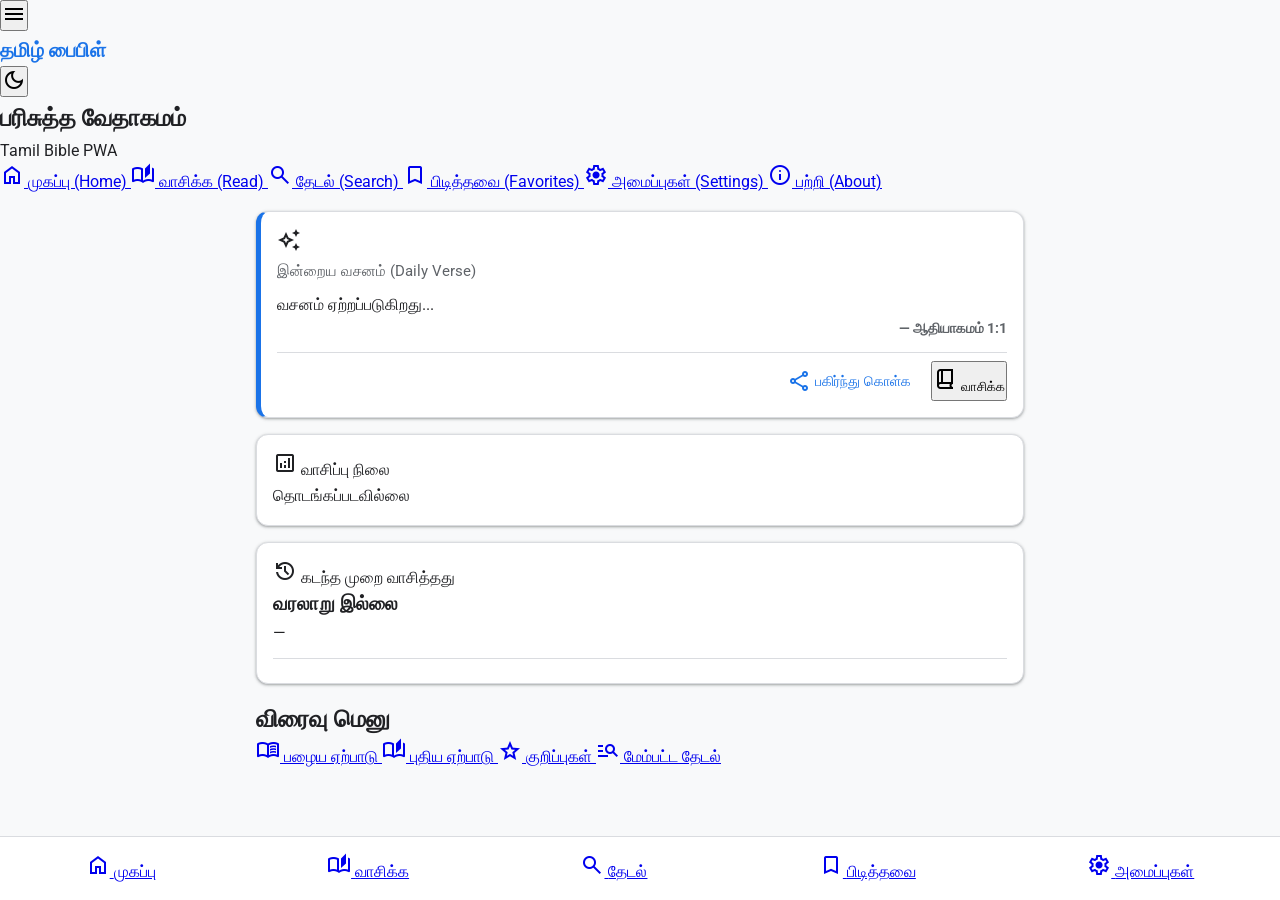
<file: index.html>
<!DOCTYPE html>
<html lang="ta" data-theme="light">
<head>
    <meta charset="UTF-8">
    <meta name="viewport" content="width=device-width, initial-scale=1.0">
    <title>தமிழ் பைபிள் வாசகர் (Tamil Bible Reader)</title>
    
    <meta name="theme-color" content="#6750A4">
    <meta name="description" content="முழுமையான தமிழ் பைபிள் செயலி - ஆஃப்லைன் வசதியுடன்">
    <link rel="manifest" href="manifest.json">
    <link rel="apple-touch-icon" href="icons/icon-192.png">
    
    <link rel="preconnect" href="https://fonts.googleapis.com">
    <link rel="preconnect" href="https://fonts.gstatic.com" crossorigin>
    <link href="https://fonts.googleapis.com/css2?family=Noto+Serif+Tamil:wght@400;700&family=Roboto:wght@400;500;700&display=swap" rel="stylesheet">
    <link href="https://fonts.googleapis.com/css2?family=Material+Symbols+Outlined:opsz,wght,FILL,GRAD@24,400,0..1,0" rel="stylesheet">
    
    <link rel="stylesheet" href="style.css">
</head>
<body>

    <header class="top-app-bar">
        <button class="icon-button" id="menuBtn" aria-label="Menu">
            <span class="material-symbols-outlined">menu</span>
        </button>
        <h1 class="app-title">தமிழ் பைபிள்</h1>
        <button class="icon-button" id="themeToggleBtn" aria-label="Toggle Theme">
            <span class="material-symbols-outlined" id="themeIcon">dark_mode</span>
        </button>
    </header>

    <aside class="nav-drawer" id="navDrawer">
        <div class="drawer-header">
            <h2>பரிசுத்த வேதாகமம்</h2>
            <p>Tamil Bible PWA</p>
        </div>
        <nav class="drawer-nav">
            <a href="index.html" class="nav-link active">
                <span class="material-symbols-outlined">home</span>
                <span>முகப்பு (Home)</span>
            </a>
            <a href="reader.html" class="nav-link">
                <span class="material-symbols-outlined">auto_stories</span>
                <span>வாசிக்க (Read)</span>
            </a>
            <a href="search.html" class="nav-link">
                <span class="material-symbols-outlined">search</span>
                <span>தேடல் (Search)</span>
            </a>
            <a href="favorites.html" class="nav-link">
                <span class="material-symbols-outlined">bookmark</span>
                <span>பிடித்தவை (Favorites)</span>
            </a>
            <a href="settings.html" class="nav-link">
                <span class="material-symbols-outlined">settings</span>
                <span>அமைப்புகள் (Settings)</span>
            </a>
            <a href="about.html" class="nav-link">
                <span class="material-symbols-outlined">info</span>
                <span>பற்றி (About)</span>
            </a>
        </nav>
    </aside>
    <div class="scrim" id="scrim"></div>

    <main class="main-container">
        
        <section class="card daily-verse-card animate-fade-in">
            <div class="card-header">
                <span class="material-symbols-outlined text-primary">auto_awesome</span>
                <span class="card-subtitle">இன்றைய வசனம் (Daily Verse)</span>
            </div>
            <div class="card-body">
                <p id="dailyVerseText" class="tamil-text">வசனம் ஏற்றப்படுகிறது...</p>
                <p id="dailyVerseRef" class="verse-reference">— ஆதியாகமம் 1:1</p>
            </div>
            <div class="card-actions">
                <button class="btn btn-text" id="shareDailyBtn">
                    <span class="material-symbols-outlined">share</span> பகிர்ந்து கொள்க
                </button>
                <button class="btn btn-filled" id="readDailyBtn">
                    <span class="material-symbols-outlined">book_2</span> வாசிக்க
                </button>
            </div>
        </section>

        <section class="dashboard-grid">
            
            <div class="card progress-card">
                <div class="card-header">
                    <span class="material-symbols-outlined text-secondary">analytics</span>
                    <span class="card-title">வாசிப்பு நிலை</span>
                </div>
                <div class="card-body">
                    <div class="progress-bar-container">
                        <div class="progress-bar-fill" id="readingProgressBar" style="width: 0%;"></div>
                    </div>
                    <p class="progress-text" id="readingProgressText">தொடங்கப்படவில்லை</p>
                </div>
            </div>

            <div class="card history-card" id="historyCard">
                <div class="card-header">
                    <span class="material-symbols-outlined text-secondary">history</span>
                    <span class="card-title">கடந்த முறை வாசித்தது</span>
                </div>
                <div class="card-body">
                    <h3 id="lastReadTitle" class="tamil-text">வரலாறு இல்லை</h3>
                    <p id="lastReadTime" class="meta-text">—</p>
                </div>
                <div class="card-actions">
                    <a href="#" class="btn btn-tonal" id="resumeReadingBtn" style="display: none;">
                        <span class="material-symbols-outlined">play_arrow</span> தொடர்க
                    </a>
                </div>
            </div>
        </section>

        <section class="quick-access-menu">
            <h2 class="section-title">விரைவு மெனு</h2>
            <div class="menu-grid">
                <a href="reader.html" class="menu-item">
                    <span class="material-symbols-outlined menu-icon">menu_book</span>
                    <span class="menu-label">பழைய ஏற்பாடு</span>
                </a>
                <a href="reader.html?testament=NT" class="menu-item">
                    <span class="material-symbols-outlined menu-icon">auto_stories</span>
                    <span class="menu-label">புதிய ஏற்பாடு</span>
                </a>
                <a href="favorites.html" class="menu-item">
                    <span class="material-symbols-outlined menu-icon">grade</span>
                    <span class="menu-label">குறிப்புகள்</span>
                </a>
                <a href="search.html" class="menu-item">
                    <span class="material-symbols-outlined menu-icon">manage_search</span>
                    <span class="menu-label">மேம்பட்ட தேடல்</span>
                </a>
            </div>
        </section>

    </main>

    <nav class="bottom-nav">
        <a href="index.html" class="bottom-nav-link active">
            <span class="material-symbols-outlined">home</span>
            <span class="bottom-nav-label">முகப்பு</span>
        </a>
        <a href="reader.html" class="bottom-nav-link">
            <span class="material-symbols-outlined">auto_stories</span>
            <span class="bottom-nav-label">வாசிக்க</span>
        </a>
        <a href="search.html" class="bottom-nav-link">
            <span class="material-symbols-outlined">search</span>
            <span class="bottom-nav-label">தேடல்</span>
        </a>
        <a href="favorites.html" class="bottom-nav-link">
            <span class="material-symbols-outlined">bookmark</span>
            <span class="bottom-nav-label">பிடித்தவை</span>
        </a>
        <a href="settings.html" class="bottom-nav-link">
            <span class="material-symbols-outlined">settings</span>
            <span class="bottom-nav-label">அமைப்புகள்</span>
        </a>
    </nav>

    <script src="books.js"></script>
    <script src="settings.js"></script>
    <script src="app.js"></script>
    <script>
        // Service Worker Registration for PWA implementation
        if ('serviceWorker' in navigator) {
            window.addEventListener('load', () => {
                navigator.serviceWorker.register('sw.js')
                    .then(reg => console.log('Service Worker registered contextually.', reg.scope))
                    .catch(err => console.error('Service Worker registration failed:', err));
            });
        }
    </script>
</body>
</html>
</file>
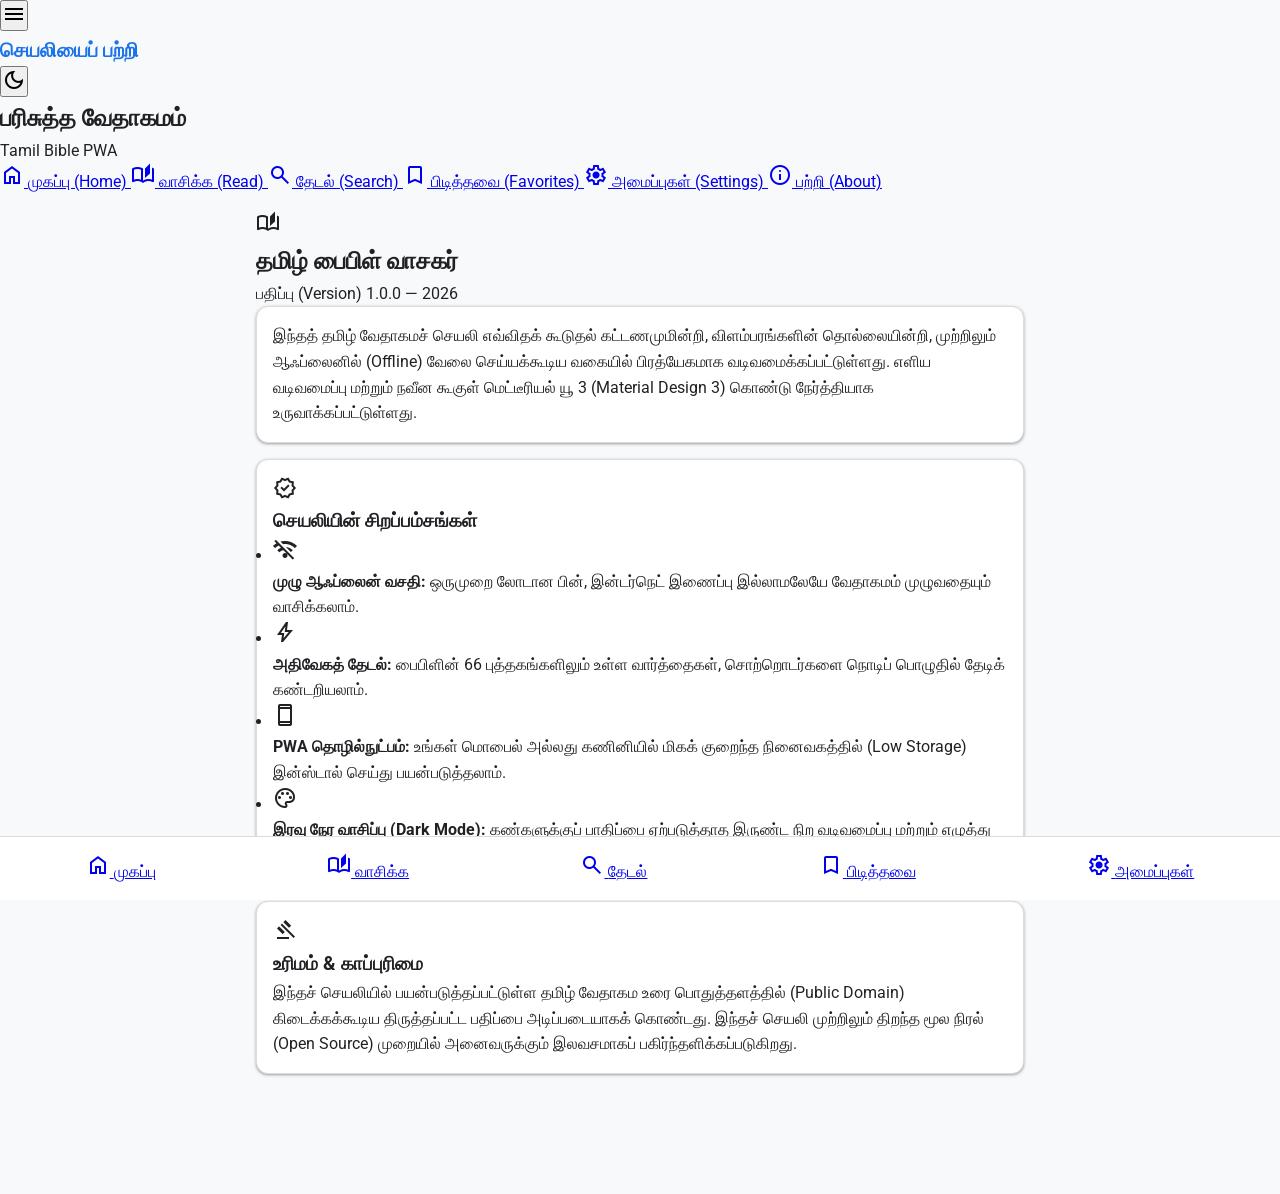
<file: about.html>
<!DOCTYPE html>
<html lang="ta" data-theme="light">
<head>
    <meta charset="UTF-8">
    <meta name="viewport" content="width=device-width, initial-scale=1.0">
    <title>பற்றி (About) - தமிழ் பைபிள்</title>
    
    <!-- PWA Meta Tags -->
    <meta name="theme-color" content="#6750A4">
    <link rel="manifest" href="manifest.json">
    <link rel="apple-touch-icon" href="icons/icon-192.png">
    
    <!-- Fonts & Material Symbols -->
    <link rel="preconnect" href="https://fonts.googleapis.com">
    <link rel="preconnect" href="https://fonts.gstatic.com" crossorigin>
    <link href="https://fonts.googleapis.com/css2?family=Noto+Serif+Tamil:wght@400;700&family=Roboto:wght@400;500;700&display=swap" rel="stylesheet">
    <link href="https://fonts.googleapis.com/css2?family=Material+Symbols+Outlined:opsz,wght,FILL,GRAD@24,400,0..1,0" rel="stylesheet">
    
    <!-- Application Stylesheet -->
    <link rel="stylesheet" href="style.css">
</head>
<body>

    <!-- Top App Bar -->
    <header class="top-app-bar">
        <button class="icon-button" id="menuBtn" aria-label="Menu">
            <span class="material-symbols-outlined">menu</span>
        </button>
        <h1 class="app-title">செயலியைப் பற்றி</h1>
        <button class="icon-button" id="themeToggleBtn" aria-label="Toggle Theme">
            <span class="material-symbols-outlined" id="themeIcon">dark_mode</span>
        </button>
    </header>

    <!-- Navigation Drawer -->
    <aside class="nav-drawer" id="navDrawer">
        <div class="drawer-header">
            <h2>பரிசுத்த வேதாகமம்</h2>
            <p>Tamil Bible PWA</p>
        </div>
        <nav class="drawer-nav">
            <a href="index.html" class="nav-link">
                <span class="material-symbols-outlined">home</span>
                <span>முகப்பு (Home)</span>
            </a>
            <a href="reader.html" class="nav-link">
                <span class="material-symbols-outlined">auto_stories</span>
                <span>வாசிக்க (Read)</span>
            </a>
            <a href="search.html" class="nav-link">
                <span class="material-symbols-outlined">search</span>
                <span>தேடல் (Search)</span>
            </a>
            <a href="favorites.html" class="nav-link">
                <span class="material-symbols-outlined">bookmark</span>
                <span>பிடித்தவை (Favorites)</span>
            </a>
            <a href="settings.html" class="nav-link">
                <span class="material-symbols-outlined">settings</span>
                <span>அமைப்புகள் (Settings)</span>
            </a>
            <a href="about.html" class="nav-link active">
                <span class="material-symbols-outlined">info</span>
                <span>பற்றி (About)</span>
            </a>
        </nav>
    </aside>
    <div class="scrim" id="scrim"></div>

    <!-- Main Content Container -->
    <main class="main-container Layout-Centered-Constrained">

        <!-- App Branding Block -->
        <section class="about-branding-hero animate-fade-in">
            <div class="app-large-logo-avatar">
                <span class="material-symbols-outlined">auto_stories</span>
            </div>
            <h2 class="tamil-text app-dev-title">தமிழ் பைபிள் வாசகர்</h2>
            <p class="app-version-tag">பதிப்பு (Version) 1.0.0 — 2026</p>
        </section>

        <!-- Informational Cards Stack -->
        <section class="about-info-stack">
            
            <!-- Description Card -->
            <div class="card basic-info-card">
                <div class="card-body">
                    <p class="body-text-justified tamil-text">
                        இந்தத் தமிழ் வேதாகமச் செயலி எவ்விதக் கூடுதல் கட்டணமுமின்றி, விளம்பரங்களின் தொல்லையின்றி, முற்றிலும் ஆஃப்லைனில் (Offline) வேலை செய்யக்கூடிய வகையில் பிரத்யேகமாக வடிவமைக்கப்பட்டுள்ளது. எளிய வடிவமைப்பு மற்றும் நவீன கூகுள் மெட்டீரியல் யூ 3 (Material Design 3) கொண்டு நேர்த்தியாக உருவாக்கப்பட்டுள்ளது.
                    </p>
                </div>
            </div>

            <!-- Key Architectural Features List -->
            <div class="card features-info-card">
                <div class="card-header">
                    <span class="material-symbols-outlined text-primary">verified</span>
                    <h3 class="card-title">செயலியின் சிறப்பம்சங்கள்</h3>
                </div>
                <div class="card-body">
                    <ul class="styled-features-list">
                        <li>
                            <span class="material-symbols-outlined list-icon-bullet">wifi_off</span>
                            <div>
                                <strong>முழு ஆஃப்லைன் வசதி:</strong> ஒருமுறை லோடான பின், இன்டர்நெட் இணைப்பு இல்லாமலேயே வேதாகமம் முழுவதையும் வாசிக்கலாம்.
                            </div>
                        </li>
                        <li>
                            <span class="material-symbols-outlined list-icon-bullet">bolt</span>
                            <div>
                                <strong>அதிவேகத் தேடல்:</strong> பைபிளின் 66 புத்தகங்களிலும் உள்ள வார்த்தைகள், சொற்றொடர்களை நொடிப் பொழுதில் தேடிக் கண்டறியலாம்.
                            </div>
                        </li>
                        <li>
                            <span class="material-symbols-outlined list-icon-bullet">smartphone</span>
                            <div>
                                <strong>PWA தொழில்நுட்பம்:</strong> உங்கள் மொபைல் அல்லது கணினியில் மிகக் குறைந்த நினைவகத்தில் (Low Storage) இன்ஸ்டால் செய்து பயன்படுத்தலாம்.
                            </div>
                        </li>
                        <li>
                            <span class="material-symbols-outlined list-icon-bullet">palette</span>
                            <div>
                                <strong>இரவு நேர வாசிப்பு (Dark Mode):</strong> கண்களுக்குப் பாதிப்பை ஏற்படுத்தாத இருண்ட நிற வடிவமைப்பு மற்றும் எழுத்து அளவு மாற்றும் வசதி.
                            </div>
                        </li>
                    </ul>
                </div>
            </div>

            <!-- License and Usage info -->
            <div class="card license-info-card">
                <div class="card-header">
                    <span class="material-symbols-outlined text-secondary">gavel</span>
                    <h3 class="card-title">உரிமம் & காப்புரிமை</h3>
                </div>
                <div class="card-body">
                    <p class="meta-caption-text tamil-text">
                        இந்தச் செயலியில் பயன்படுத்தப்பட்டுள்ள தமிழ் வேதாகம உரை பொதுத்தளத்தில் (Public Domain) கிடைக்கக்கூடிய திருத்தப்பட்ட பதிப்பை அடிப்படையாகக் கொண்டது. இந்தச் செயலி முற்றிலும் திறந்த மூல நிரல் (Open Source) முறையில் அனைவருக்கும் இலவசமாகப் பகிர்ந்தளிக்கப்படுகிறது.
                    </p>
                </div>
            </div>

        </section>

    </main>

    <!-- Bottom Navigation Bar (Mobile View Sync) -->
    <nav class="bottom-nav">
        <a href="index.html" class="bottom-nav-link">
            <span class="material-symbols-outlined">home</span>
            <span class="bottom-nav-label">முகப்பு</span>
        </a>
        <a href="reader.html" class="bottom-nav-link">
            <span class="material-symbols-outlined">auto_stories</span>
            <span class="bottom-nav-label">வாசிக்க</span>
        </a>
        <a href="search.html" class="bottom-nav-link">
            <span class="material-symbols-outlined">search</span>
            <span class="bottom-nav-label">தேடல்</span>
        </a>
        <a href="favorites.html" class="bottom-nav-link">
            <span class="material-symbols-outlined">bookmark</span>
            <span class="bottom-nav-label">பிடித்தவை</span>
        </a>
        <a href="settings.html" class="bottom-nav-link">
            <span class="material-symbols-outlined">settings</span>
            <span class="bottom-nav-label">அமைப்புகள்</span>
        </a>
    </nav>

    <!-- Script assets parsed sequentially -->
    <script src="books.js"></script>
    <script src="settings.js"></script>
    <script src="app.js"></script>
</body>
    </html>
</file>
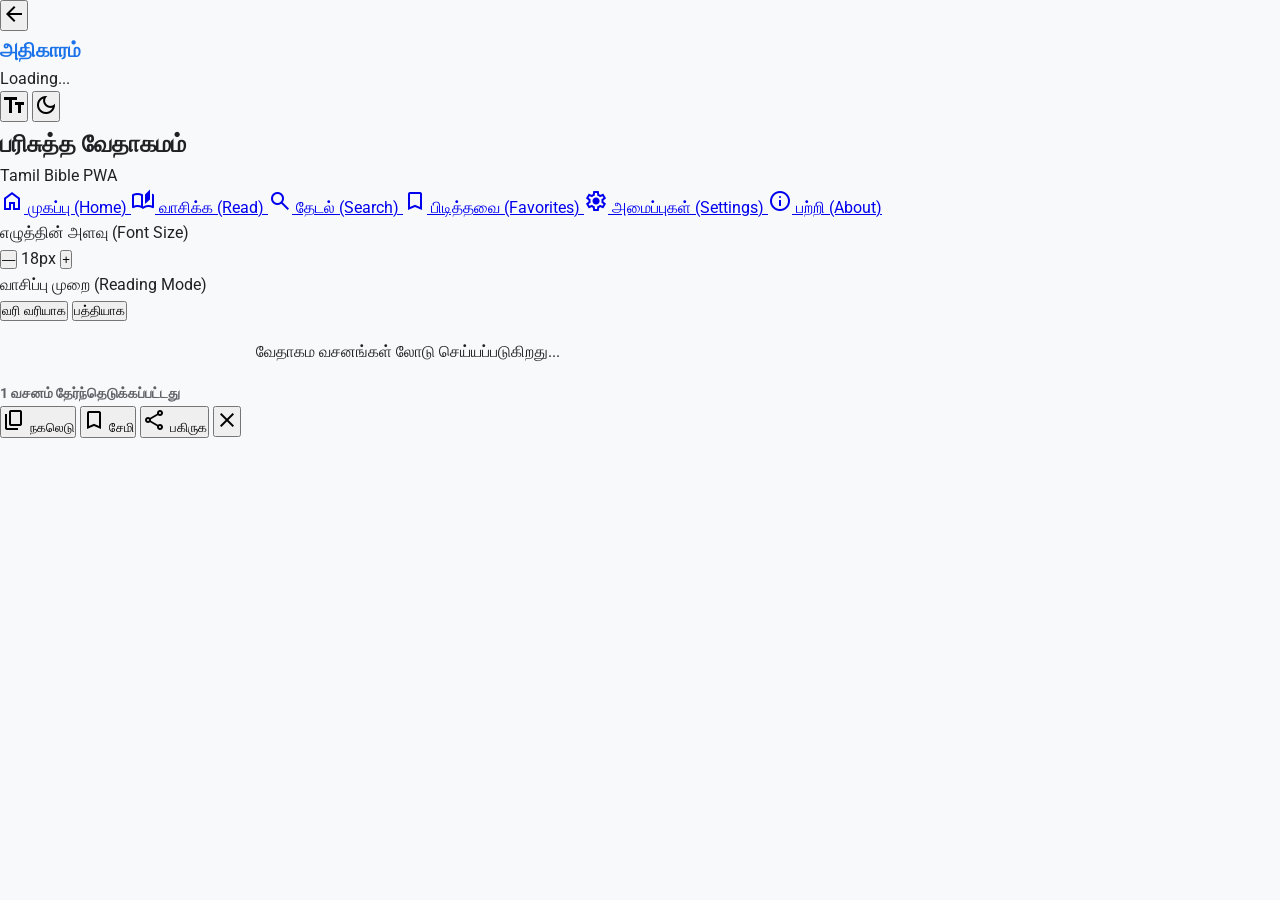
<file: chapter.html>
<!DOCTYPE html>
<html lang="ta" data-theme="light">
<head>
    <meta charset="UTF-8">
    <meta name="viewport" content="width=device-width, initial-scale=1.0">
    <title>வாசிப்பு பகுதி (Bible Reader) - தமிழ் பைபிள்</title>
    
    <!-- PWA Meta Tags -->
    <meta name="theme-color" content="#6750A4">
    <link rel="manifest" href="manifest.json">
    <link rel="apple-touch-icon" href="icons/icon-192.png">
    
    <!-- Fonts & Material Symbols -->
    <link rel="preconnect" href="https://fonts.googleapis.com">
    <link rel="preconnect" href="https://fonts.gstatic.com" crossorigin>
    <link href="https://fonts.googleapis.com/css2?family=Noto+Serif+Tamil:wght@400;700&family=Roboto:wght@400;500;700&display=swap" rel="stylesheet">
    <link href="https://fonts.googleapis.com/css2?family=Material+Symbols+Outlined:opsz,wght,FILL,GRAD@24,400,0..1,0" rel="stylesheet">
    
    <!-- Application Stylesheet -->
    <link rel="stylesheet" href="style.css">
</head>
<body class="reader-layout">

    <!-- Top Action App Bar Layout -->
    <header class="top-app-bar structural-header">
        <button class="icon-button" id="backBtn" aria-label="Go Back">
            <span class="material-symbols-outlined">arrow_back</span>
        </button>
        <div class="header-title-container">
            <h1 class="app-title tamil-text" id="chapterHeaderTitle">அதிகாரம்</h1>
            <span class="sub-caption-text" id="chapterHeaderEnglish">Loading...</span>
        </div>
        <div class="header-action-group">
            <button class="icon-button" id="textSettingsBtn" aria-label="Text Settings">
                <span class="material-symbols-outlined">text_fields</span>
            </button>
            <button class="icon-button" id="themeToggleBtn" aria-label="Toggle Theme">
                <span class="material-symbols-outlined" id="themeIcon">dark_mode</span>
            </button>
        </div>
    </header>

    <!-- Navigation Drawer Sidebar Module -->
    <aside class="nav-drawer" id="navDrawer">
        <div class="drawer-header">
            <h2>பரிசுத்த வேதாகமம்</h2>
            <p>Tamil Bible PWA</p>
        </div>
        <nav class="drawer-nav">
            <a href="index.html" class="nav-link">
                <span class="material-symbols-outlined">home</span>
                <span>முகப்பு (Home)</span>
            </a>
            <a href="reader.html" class="nav-link active">
                <span class="material-symbols-outlined">auto_stories</span>
                <span>வாசிக்க (Read)</span>
            </a>
            <a href="search.html" class="nav-link">
                <span class="material-symbols-outlined">search</span>
                <span>தேடல் (Search)</span>
            </a>
            <a href="favorites.html" class="nav-link">
                <span class="material-symbols-outlined">bookmark</span>
                <span>பிடித்தவை (Favorites)</span>
            </a>
            <a href="settings.html" class="nav-link">
                <span class="material-symbols-outlined">settings</span>
                <span>அமைப்புகள் (Settings)</span>
            </a>
            <a href="about.html" class="nav-link">
                <span class="material-symbols-outlined">info</span>
                <span>பற்றி (About)</span>
            </a>
        </nav>
    </aside>
    <div class="scrim" id="scrim"></div>

    <!-- Contextual Context Formatting Overlay Panel (Font size, Paragraph/Verse mode) -->
    <div class="context-overlay-card" id="textSettingsPanel" aria-hidden="true">
        <div class="overlay-row">
            <span class="label-text">எழுத்தின் அளவு (Font Size)</span>
            <div class="segmented-control mini-control">
                <button class="segment-btn square-btn" id="decFontBtn" aria-label="Decrease Font Size">—</button>
                <span class="display-value" id="fontSizeDisplay">18px</span>
                <button class="segment-btn square-btn" id="incFontBtn" aria-label="Increase Font Size">+</button>
            </div>
        </div>
        <div class="overlay-row">
            <span class="label-text">வாசிப்பு முறை (Reading Mode)</span>
            <div class="segmented-control mini-control" role="radiogroup">
                <button class="segment-btn mini-btn active" id="modeVerseBtn" role="radio" aria-checked="true">வரி வரியாக</button>
                <button class="segment-btn mini-btn" id="modeParaBtn" role="radio" aria-checked="false">பத்தியாக</button>
            </div>
        </div>
    </div>

    <!-- Main Dynamic Text Container Content -->
    <main class="main-container scroll-container" id="versesContainer">
        
        <!-- Loading State Indication Template -->
        <div class="loading-state-view" id="versesLoader">
            <div class="circular-progress-indicator"></div>
            <p class="tamil-text">வேதாகம வசனங்கள் லோடு செய்யப்படுகிறது...</p>
        </div>

        <!-- Render Target for Dynamic Verses Elements Grid -->
        <div class="verses-content-wrapper verse-mode" id="versesRenderGrid"></div>

        <!-- Intercept Layout Pagination Navigation Triggers -->
        <nav class="pagination-flow-nav" id="paginationNav" style="display: none;">
            <button class="btn btn-tonal pagination-btn" id="prevChapterBtn">
                <span class="material-symbols-outlined">chevron_left</span>
                <div class="btn-stack-labels">
                    <span class="action-hint">முந்தைய</span>
                    <span id="prevBtnLabel" class="tamil-text">அதிகாரம்</span>
                </div>
            </button>
            <button class="btn btn-tonal pagination-btn" id="nextChapterBtn">
                <div class="btn-stack-labels alignment-end">
                    <span class="action-hint">அடுத்தது</span>
                    <span id="nextBtnLabel" class="tamil-text">அதிகாரம்</span>
                </div>
                <span class="material-symbols-outlined">chevron_right</span>
            </button>
        </nav>

    </main>

    <!-- Contextual Verse Actions Bar (Copy/Favorite/Share Modal Drawer Bottom Menu) -->
    <div class="action-context-toast" id="verseActionToast" aria-hidden="true">
        <div class="toast-meta-container">
            <span id="toastSelectionRef" class="verse-reference">1 வசனம் தேர்ந்தெடுக்கப்பட்டது</span>
        </div>
        <div class="toast-actions-wrapper">
            <button class="action-chip" id="toastCopyBtn">
                <span class="material-symbols-outlined">content_copy</span> நகலெடு
            </button>
            <button class="action-chip" id="toastFavBtn">
                <span class="material-symbols-outlined" id="toastFavIcon">bookmark</span> சேமி
            </button>
            <button class="action-chip" id="toastShareBtn">
                <span class="material-symbols-outlined">share</span> பகிருக
            </button>
            <button class="icon-button invert-icon" id="clearSelectionBtn" aria-label="Clear Selection">
                <span class="material-symbols-outlined">close</span>
            </button>
        </div>
    </div>

    <!-- Global Application Engine Dependencies -->
    <script src="books.js"></script>
    <script src="settings.js"></script>
    <script src="app.js"></script>
</body>
</html>
</file>
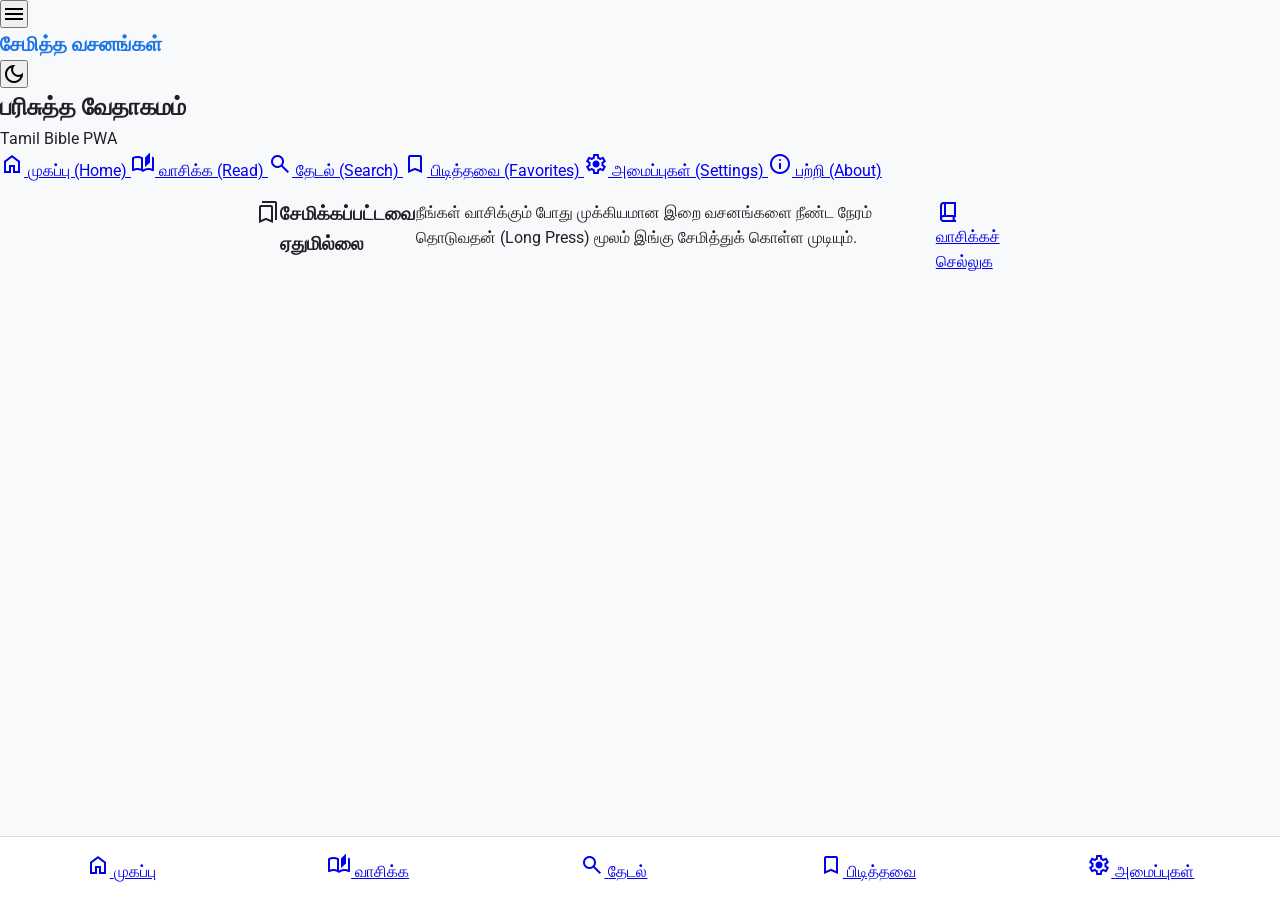
<file: favorites.html>
</body>
<!DOCTYPE html>
<html lang="ta" data-theme="light">
<head>
    <meta charset="UTF-8">
    <meta name="viewport" content="width=device-width, initial-scale=1.0">
    <title>பிடித்தவை (Favorites) - தமிழ் பைபிள்</title>
    
    <!-- PWA Meta Tags -->
    <meta name="theme-color" content="#6750A4">
    <link rel="manifest" href="manifest.json">
    <link rel="apple-touch-icon" href="icons/icon-192.png">
    
    <!-- Fonts & Material Symbols -->
    <link rel="preconnect" href="https://fonts.googleapis.com">
    <link rel="preconnect" href="https://fonts.gstatic.com" crossorigin>
    <link href="https://fonts.googleapis.com/css2?family=Noto+Serif+Tamil:wght@400;700&family=Roboto:wght@400;500;700&display=swap" rel="stylesheet">
    <link href="https://fonts.googleapis.com/css2?family=Material+Symbols+Outlined:opsz,wght,FILL,GRAD@24,400,0..1,0" rel="stylesheet">
    
    <!-- Application Stylesheet -->
    <link rel="stylesheet" href="style.css">
</head>
<body>

    <!-- Top App Bar Layout -->
    <header class="top-app-bar">
        <button class="icon-button" id="menuBtn" aria-label="Menu">
            <span class="material-symbols-outlined">menu</span>
        </button>
        <h1 class="app-title">சேமித்த வசனங்கள்</h1>
        <button class="icon-button" id="clearAllFavsBtn" aria-label="Clear All Favorites" style="display: none;">
            <span class="material-symbols-outlined">delete_sweep</span>
        </button>
        <button class="icon-button" id="themeToggleBtn" aria-label="Toggle Theme">
            <span class="material-symbols-outlined" id="themeIcon">dark_mode</span>
        </button>
    </header>

    <!-- Navigation Drawer -->
    <aside class="nav-drawer" id="navDrawer">
        <div class="drawer-header">
            <h2>பரிசுத்த வேதாகமம்</h2>
            <p>Tamil Bible PWA</p>
        </div>
        <nav class="drawer-nav">
            <a href="index.html" class="nav-link">
                <span class="material-symbols-outlined">home</span>
                <span>முகப்பு (Home)</span>
            </a>
            <a href="reader.html" class="nav-link">
                <span class="material-symbols-outlined">auto_stories</span>
                <span>வாசிக்க (Read)</span>
            </a>
            <a href="search.html" class="nav-link">
                <span class="material-symbols-outlined">search</span>
                <span>தேடல் (Search)</span>
            </a>
            <a href="favorites.html" class="nav-link active">
                <span class="material-symbols-outlined">bookmark</span>
                <span>பிடித்தவை (Favorites)</span>
            </a>
            <a href="settings.html" class="nav-link">
                <span class="material-symbols-outlined">settings</span>
                <span>அமைப்புகள் (Settings)</span>
            </a>
            <a href="about.html" class="nav-link">
                <span class="material-symbols-outlined">info</span>
                <span>பற்றி (About)</span>
            </a>
        </nav>
    </aside>
    <div class="scrim" id="scrim"></div>

    <!-- Main Viewport Context -->
    <main class="main-container">

        <!-- Output Insertion List Wrapper -->
        <section class="favorites-container" id="favoritesContainer">
            
            <!-- Default Empty Interactive Fallback State -->
            <div class="empty-state-view" id="favoritesEmptyView">
                <span class="material-symbols-outlined empty-icon">bookmarks</span>
                <h3 class="tamil-text">சேமிக்கப்பட்டவை ஏதுமில்லை</h3>
                <p>நீங்கள் வாசிக்கும் போது முக்கியமான இறை வசனங்களை நீண்ட நேரம் தொடுவதன் (Long Press) மூலம் இங்கு சேமித்துக் கொள்ள முடியும்.</p>
                <a href="reader.html" class="btn btn-filled empty-action-btn">
                    <span class="material-symbols-outlined">book_2</span> வாசிக்கச் செல்லுக
                </a>
            </div>

            <!-- Programmatic Inject List Node Target -->
            <div class="favorites-list dynamic-cards-grid" id="favoritesList"></div>

        </section>

    </main>

    <!-- Bottom Navigation Bar (Mobile View Sync) -->
    <nav class="bottom-nav">
        <a href="index.html" class="bottom-nav-link">
            <span class="material-symbols-outlined">home</span>
            <span class="bottom-nav-label">முகப்பு</span>
        </a>
        <a href="reader.html" class="bottom-nav-link">
            <span class="material-symbols-outlined">auto_stories</span>
            <span class="bottom-nav-label">வாசிக்க</span>
        </a>
        <a href="search.html" class="bottom-nav-link">
            <span class="material-symbols-outlined">search</span>
            <span class="bottom-nav-label">தேடல்</span>
        </a>
        <a href="favorites.html" class="bottom-nav-link active">
            <span class="material-symbols-outlined">bookmark</span>
            <span class="bottom-nav-label">பிடித்தவை</span>
        </a>
        <a href="settings.html" class="bottom-nav-link">
            <span class="material-symbols-outlined">settings</span>
            <span class="bottom-nav-label">அமைப்புகள்</span>
        </a>
    </nav>

    <!-- Script assets parsed sequentially -->
    <script src="books.js"></script>
    <script src="settings.js"></script>
    <script src="app.js"></script>
</body>
        </html>
</file>
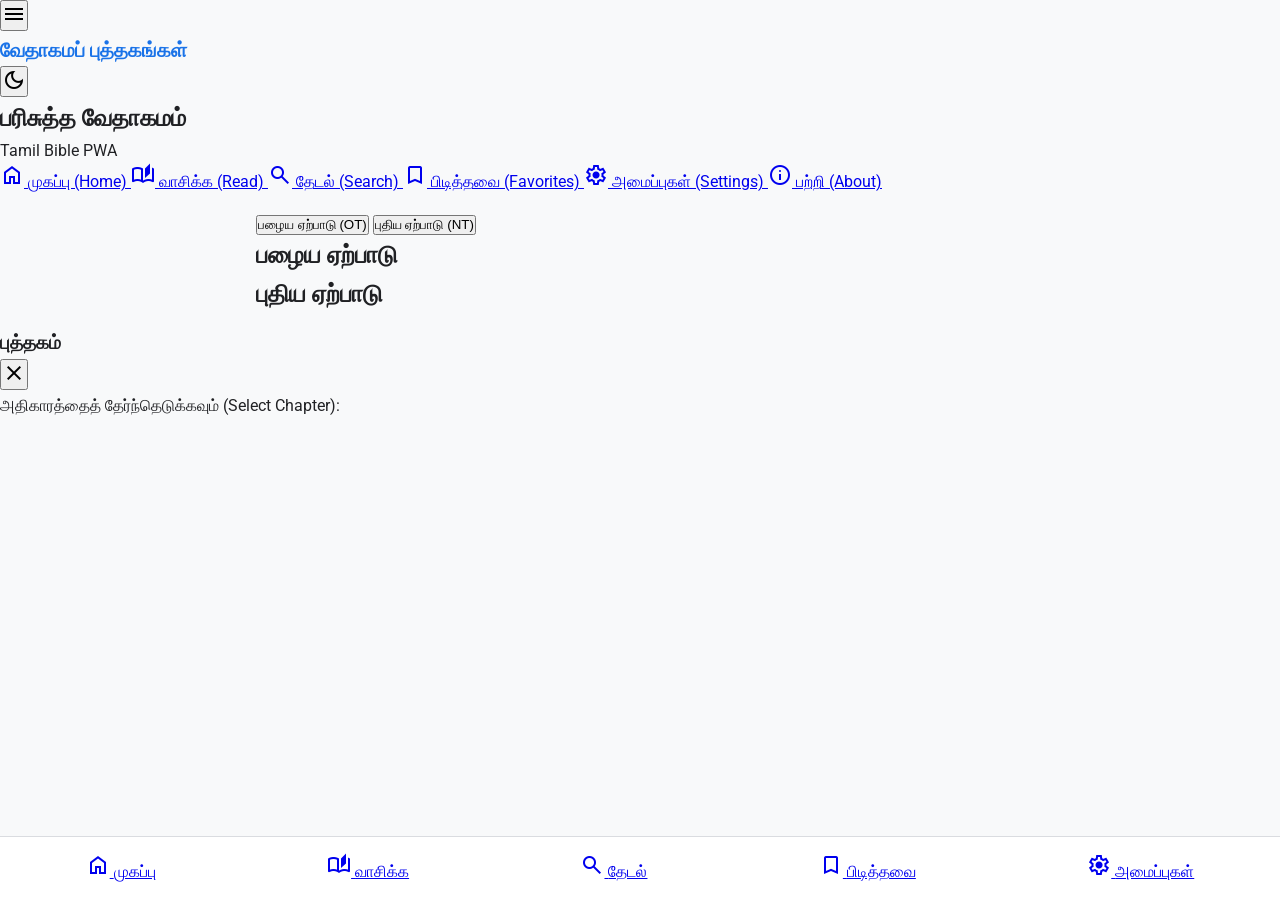
<file: reader .html>
<!DOCTYPE html>
<html lang="ta" data-theme="light">
<head>
    <meta charset="UTF-8">
    <meta name="viewport" content="width=device-width, initial-scale=1.0">
    <title>வேதாகமப் புத்தகங்கள் (Bible Books) - தமிழ் பைபிள்</title>
    
    <!-- PWA Meta Tags -->
    <meta name="theme-color" content="#6750A4">
    <link rel="manifest" href="manifest.json">
    <link rel="apple-touch-icon" href="icons/icon-192.png">
    
    <!-- Fonts & Material Symbols -->
    <link rel="preconnect" href="https://fonts.googleapis.com">
    <link rel="preconnect" href="https://fonts.gstatic.com" crossorigin>
    <link href="https://fonts.googleapis.com/css2?family=Noto+Serif+Tamil:wght@400;700&family=Roboto:wght@400;500;700&display=swap" rel="stylesheet">
    <link href="https://fonts.googleapis.com/css2?family=Material+Symbols+Outlined:opsz,wght,FILL,GRAD@24,400,0..1,0" rel="stylesheet">
    
    <!-- Application Stylesheet -->
    <link rel="stylesheet" href="style.css">
</head>
<body>

    <!-- Top App Bar -->
    <header class="top-app-bar">
        <button class="icon-button" id="menuBtn" aria-label="Menu">
            <span class="material-symbols-outlined">menu</span>
        </button>
        <h1 class="app-title">வேதாகமப் புத்தகங்கள்</h1>
        <button class="icon-button" id="themeToggleBtn" aria-label="Toggle Theme">
            <span class="material-symbols-outlined" id="themeIcon">dark_mode</span>
        </button>
    </header>

    <!-- Navigation Drawer -->
    <aside class="nav-drawer" id="navDrawer">
        <div class="drawer-header">
            <h2>பரிசுத்த வேதாகமம்</h2>
            <p>Tamil Bible PWA</p>
        </div>
        <nav class="drawer-nav">
            <a href="index.html" class="nav-link">
                <span class="material-symbols-outlined">home</span>
                <span>முகப்பு (Home)</span>
            </a>
            <a href="reader.html" class="nav-link active">
                <span class="material-symbols-outlined">auto_stories</span>
                <span>வாசிக்க (Read)</span>
            </a>
            <a href="search.html" class="nav-link">
                <span class="material-symbols-outlined">search</span>
                <span>தேடல் (Search)</span>
            </a>
            <a href="favorites.html" class="nav-link">
                <span class="material-symbols-outlined">bookmark</span>
                <span>பிடித்தவை (Favorites)</span>
            </a>
            <a href="settings.html" class="nav-link">
                <span class="material-symbols-outlined">settings</span>
                <span>அமைப்புகள் (Settings)</span>
            </a>
            <a href="about.html" class="nav-link">
                <span class="material-symbols-outlined">info</span>
                <span>பற்றி (About)</span>
            </a>
        </nav>
    </aside>
    <div class="scrim" id="scrim"></div>

    <!-- Main Container -->
    <main class="main-container">
        
        <!-- Segmented Control Filters for Testaments -->
        <div class="segmented-control" role="tablist">
            <button class="segment-btn active" id="tabOT" role="tab" aria-selected="true" data-target="otSection">
                பழைய ஏற்பாடு (OT)
            </button>
            <button class="segment-btn" id="tabNT" role="tab" aria-selected="false" data-target="ntSection">
                புதிய ஏற்பாடு (NT)
            </button>
        </div>

        <!-- Old Testament Books Layout Container -->
        <section id="otSection" class="testament-section list-container active-section">
            <h2 class="section-heading-hidden">பழைய ஏற்பாடு</h2>
            <div class="books-grid" id="otGrid">
                <!-- Dynamically populated via reader module logic -->
            </div>
        </section>

        <!-- New Testament Books Layout Container -->
        <section id="ntSection" class="testament-section list-container hidden-section">
            <h2 class="section-heading-hidden">புதிய ஏற்பாடு</h2>
            <div class="books-grid" id="ntGrid">
                <!-- Dynamically populated via reader module logic -->
            </div>
        </section>

    </main>

    <!-- Chapter Selection Bottom Sheet Modal Layout -->
    <div class="bottom-sheet" id="chapterSheet" aria-hidden="true">
        <div class="bottom-sheet-scrim" id="sheetScrim"></div>
        <div class="bottom-sheet-content">
            <div class="bottom-sheet-handle"></div>
            <div class="bottom-sheet-header">
                <h3 id="sheetBookTitle" class="tamil-text">புத்தகம்</h3>
                <button class="icon-button" id="closeSheetBtn" aria-label="Close">
                    <span class="material-symbols-outlined">close</span>
                </button>
            </div>
            <div class="bottom-sheet-body">
                <p class="sheet-instruction">அதிகாரத்தைத் தேர்ந்தெடுக்கவும் (Select Chapter):</p>
                <div class="chapters-grid" id="sheetChaptersGrid">
                    <!-- Dynamically injected numbers -->
                </div>
            </div>
        </div>
    </div>

    <!-- Bottom Navigation Bar (Mobile Viewport Sync) -->
    <nav class="bottom-nav">
        <a href="index.html" class="bottom-nav-link">
            <span class="material-symbols-outlined">home</span>
            <span class="bottom-nav-label">முகப்பு</span>
        </a>
        <a href="reader.html" class="bottom-nav-link active">
            <span class="material-symbols-outlined">auto_stories</span>
            <span class="bottom-nav-label">வாசிக்க</span>
        </a>
        <a href="search.html" class="bottom-nav-link">
            <span class="material-symbols-outlined">search</span>
            <span class="bottom-nav-label">தேடல்</span>
        </a>
        <a href="favorites.html" class="bottom-nav-link">
            <span class="material-symbols-outlined">bookmark</span>
            <span class="bottom-nav-label">பிடித்தவை</span>
        </a>
        <a href="settings.html" class="bottom-nav-link">
            <span class="material-symbols-outlined">settings</span>
            <span class="bottom-nav-label">அமைப்புகள்</span>
        </a>
    </nav>

    <!-- Script assets parsed sequentially -->
   

    <script src="books.js"></script>
    <script src="settings.js"></script>
    <script src="app.js"></script>
</body>
</html>
</file>
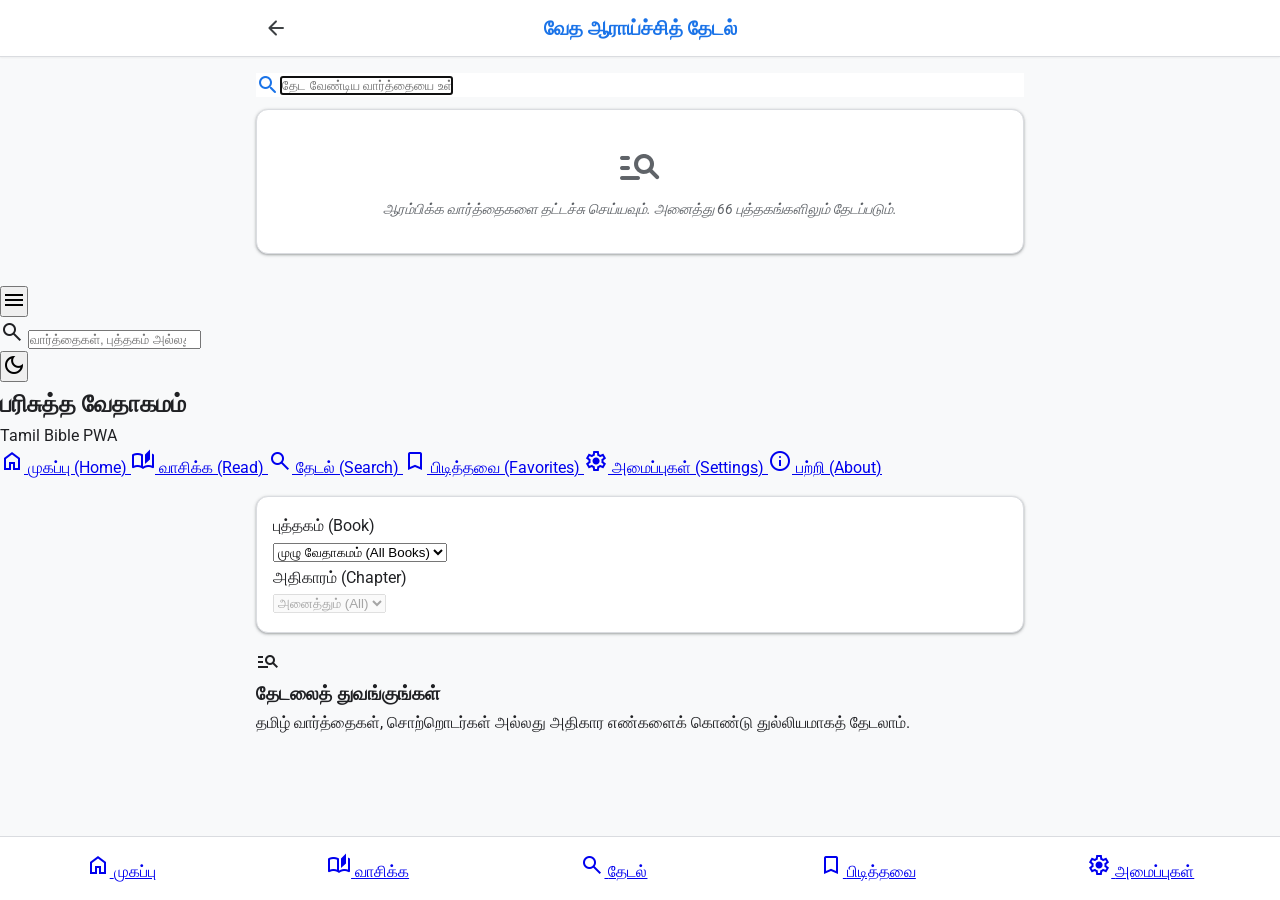
<file: search.html>
<!DOCTYPE html>
<html lang="ta">
<head>
    <meta charset="UTF-8">
    <meta name="viewport" content="width=device-width, initial-scale=1.0">
    <title>தேடல் | Tamil Bible Reader</title>
    <link href="https://fonts.googleapis.com/icon?family=Material+Icons+Round" rel="stylesheet">
    <link rel="stylesheet" href="style.css">
</head>
<body>

    <header class="app-bar">
        <div class="app-bar-container">
            <button onclick="location.href='index.html'" class="btn-icon" aria-label="Back">
                <span class="material-icons-round">arrow_back</span>
            </button>
            <h1 class="app-title">வேத ஆராய்ச்சித் தேடல்</h1>
            <div style="width:40px;"></div>
        </div>
    </header>

    <main class="main-container">
        
        <div class="search-input-wrapper">
            <span class="material-icons-round" style="color: var(--primary);">search</span>
            <input type="text" id="globalSearchInput" placeholder="தேட வேண்டிய வார்த்தையை உள்ளிடவும் (எ.கா: இயேசு, அன்பு)..." autocomplete="off" autofocus>
            <button id="clearQueryBtn" class="btn-icon" style="display:none;"><span class="material-icons-round">clear</span></button>
        </div>

        <div id="searchMetaSummary" class="empty-text" style="margin-bottom: 12px; padding: 0 4px;"></div>

        <section id="searchResultsContainer">
            <div class="card" style="text-align: center; padding: 32px 16px;">
                <span class="material-icons-round" style="font-size: 48px; color: var(--on-surface-muted); margin-bottom: 8px;">manage_search</span>
                <p class="empty-text">ஆரம்பிக்க வார்த்தைகளை தட்டச்சு செய்யவும். அனைத்து 66 புத்தகங்களிலும் தேடப்படும்.</p>
            </div>
        </section>

    </main>

    <nav class="bottom-nav">
        <a href="index.html" class="nav-item">
            <span class="material-icons-round">home</span>
            <span class="nav-label">முகப்பு</span>
        </a>
        <a href="search.html" class="nav-item active">
            <span class="material-icons-round">search</span>
            <span class="nav-label">தேடல்</span>
        </a>
        <a href="favorites.html" class="nav-item">
            <span class="material-icons-round">bookmark</span>
            <span class="nav-label">சேமித்தவை</span>
        </a>
        <a href="about.html" class="nav-item">
            <span class="material-icons-round">info</span>
            <span class="nav-label">செயலி</span>
        </a>
    </nav>

    <script src="books.js"></script>
<!DOCTYPE html>
<html lang="ta" data-theme="light">
<head>
    <meta charset="UTF-8">
    <meta name="viewport" content="width=device-width, initial-scale=1.0">
    <title>வேதாகமத் தேடல் (Bible Search) - தமிழ் பைபிள்</title>
    
    <!-- PWA Meta Tags -->
    <meta name="theme-color" content="#6750A4">
    <link rel="manifest" href="manifest.json">
    <link rel="apple-touch-icon" href="icons/icon-192.png">
    
    <!-- Fonts & Material Symbols -->
    <link rel="preconnect" href="https://fonts.googleapis.com">
    <link rel="preconnect" href="https://fonts.gstatic.com" crossorigin>
    <link href="https://fonts.googleapis.com/css2?family=Noto+Serif+Tamil:wght@400;700&family=Roboto:wght@400;500;700&display=swap" rel="stylesheet">
    <link href="https://fonts.googleapis.com/css2?family=Material+Symbols+Outlined:opsz,wght,FILL,GRAD@24,400,0..1,0" rel="stylesheet">
    
    <!-- Application Stylesheet -->
    <link rel="stylesheet" href="style.css">
</head>
<body>

    <!-- Top App Bar containing Search Field -->
    <header class="top-app-bar search-app-bar">
        <button class="icon-button" id="menuBtn" aria-label="Menu">
            <span class="material-symbols-outlined">menu</span>
        </button>
        <div class="search-field-container">
            <span class="material-symbols-outlined search-leading-icon">search</span>
            <input type="search" id="bibleSearchInput" placeholder="வார்த்தைகள், புத்தகம் அல்லது வசனத்தைத் தேடுக..." autocomplete="off" autofocus>
            <button class="icon-button" id="clearSearchBtn" aria-label="Clear Search" style="display: none;">
                <span class="material-symbols-outlined">close</span>
            </button>
        </div>
        <button class="icon-button" id="themeToggleBtn" aria-label="Toggle Theme">
            <span class="material-symbols-outlined" id="themeIcon">dark_mode</span>
        </button>
    </header>

    <!-- Navigation Drawer -->
    <aside class="nav-drawer" id="navDrawer">
        <div class="drawer-header">
            <h2>பரிசுத்த வேதாகமம்</h2>
            <p>Tamil Bible PWA</p>
        </div>
        <nav class="drawer-nav">
            <a href="index.html" class="nav-link">
                <span class="material-symbols-outlined">home</span>
                <span>முகப்பு (Home)</span>
            </a>
            <a href="reader.html" class="nav-link">
                <span class="material-symbols-outlined">auto_stories</span>
                <span>வாசிக்க (Read)</span>
            </a>
            <a href="search.html" class="nav-link active">
                <span class="material-symbols-outlined">search</span>
                <span>தேடல் (Search)</span>
            </a>
            <a href="favorites.html" class="nav-link">
                <span class="material-symbols-outlined">bookmark</span>
                <span>பிடித்தவை (Favorites)</span>
            </a>
            <a href="settings.html" class="nav-link">
                <span class="material-symbols-outlined">settings</span>
                <span>அமைப்புகள் (Settings)</span>
            </a>
            <a href="about.html" class="nav-link">
                <span class="material-symbols-outlined">info</span>
                <span>பற்றி (About)</span>
            </a>
        </nav>
    </aside>
    <div class="scrim" id="scrim"></div>

    <!-- Main Filtering Container Area -->
    <main class="main-container Search-Structural-Root">
        
        <!-- Interactive Context Filters Expansion Bar -->
        <section class="search-filters-card card">
            <div class="filter-row">
                <div class="filter-item">
                    <label for="filterBookSelect" class="input-hint-label">புத்தகம் (Book)</label>
                    <div class="select-wrapper">
                        <select id="filterBookSelect">
                            <option value="ALL">முழு வேதாகமம் (All Books)</option>
                            <!-- Programmatically built options from books.js -->
                        </select>
                    </div>
                </div>
                <div class="filter-item">
                    <label for="filterChapterSelect" class="input-hint-label">அதிகாரம் (Chapter)</label>
                    <div class="select-wrapper">
                        <select id="filterChapterSelect" disabled>
                            <option value="ALL">அனைத்தும் (All)</option>
                        </select>
                    </div>
                </div>
            </div>
        </section>

        <!-- Search Status Metadata Display -->
        <div class="search-meta-summary-strip" id="searchSummaryBar" style="display: none;">
            <span class="meta-text" id="searchCountResultText">0 தேடல் முடிவுகள் கிடைத்துள்ளன.</span>
        </div>

        <!-- Render Target Panel for Query Results -->
        <section class="search-results-viewport" id="searchResultsContainer">
            
            <!-- Default Placeholder Empty State Layout -->
            <div class="empty-state-view" id="searchEmptyView">
                <span class="material-symbols-outlined empty-icon">manage_search</span>
                <h3 class="tamil-text">தேடலைத் துவங்குங்கள்</h3>
                <p>தமிழ் வார்த்தைகள், சொற்றொடர்கள் அல்லது அதிகார எண்களைக் கொண்டு துல்லியமாகத் தேடலாம்.</p>
            </div>

            <!-- Loader Layout -->
            <div class="loading-state-view" id="searchLoader" style="display: none;">
                <div class="circular-progress-indicator"></div>
                <p class="tamil-text">வேதாகமப் பக்கங்கள் அலசப்படுகிறது...</p>
            </div>

            <!-- List Target Node -->
            <div class="search-results-list" id="searchResultsList"></div>
            
        </section>

    </main>

    <!-- Bottom Navigation Bar (Mobile Form Factor Sync) -->
    <nav class="bottom-nav">
        <a href="index.html" class="bottom-nav-link">
            <span class="material-symbols-outlined">home</span>
            <span class="bottom-nav-label">முகப்பு</span>
        </a>
        <a href="reader.html" class="bottom-nav-link">
            <span class="material-symbols-outlined">auto_stories</span>
            <span class="bottom-nav-label">வாசிக்க</span>
        </a>
        <a href="search.html" class="bottom-nav-link active">
            <span class="material-symbols-outlined">search</span>
            <span class="bottom-nav-label">தேடல்</span>
        </a>
        <a href="favorites.html" class="bottom-nav-link">
            <span class="material-symbols-outlined">bookmark</span>
            <span class="bottom-nav-label">பிடித்தவை</span>
        </a>
        <a href="settings.html" class="bottom-nav-link">
            <span class="material-symbols-outlined">settings</span>
            <span class="bottom-nav-label">அமைப்புகள்</span>
        </a>
    </nav>

    <!-- Script assets parsed sequentially -->
    <script src="books.js"></script>
    <script src="settings.js"></script>
    <script src="app.js"></script>
</body>
                </html>
</file>
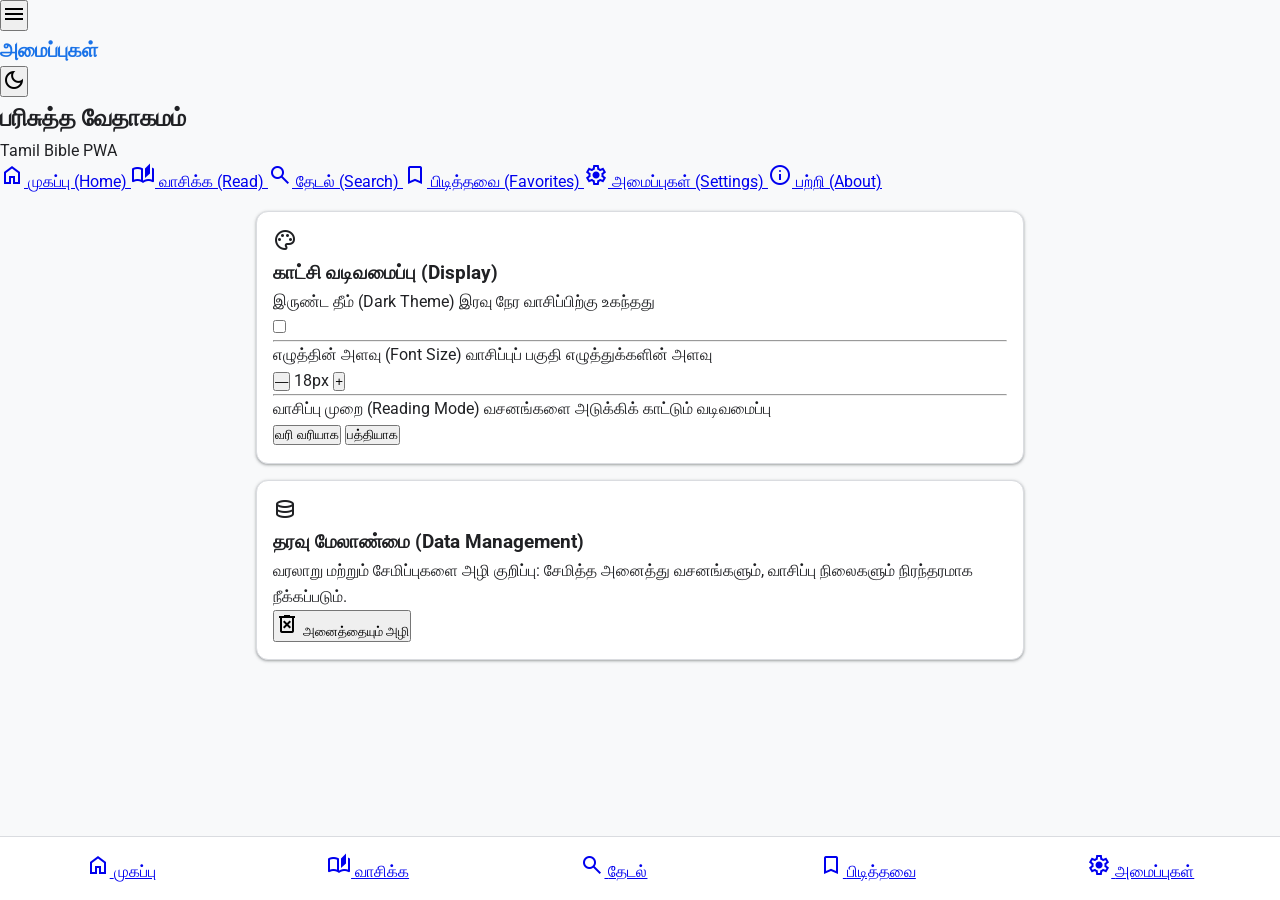
<file: settings.html>
<!DOCTYPE html>
<html lang="ta" data-theme="light">
<head>
    <meta charset="UTF-8">
    <meta name="viewport" content="width=device-width, initial-scale=1.0">
    <title>அமைப்புகள் (Settings) - தமிழ் பைபிள்</title>
    
    <!-- PWA Meta Tags -->
    <meta name="theme-color" content="#6750A4">
    <link rel="manifest" href="manifest.json">
    <link rel="apple-touch-icon" href="icons/icon-192.png">
    
    <!-- Fonts & Material Symbols -->
    <link rel="preconnect" href="https://fonts.googleapis.com">
    <link rel="preconnect" href="https://fonts.gstatic.com" crossorigin>
    <link href="https://fonts.googleapis.com/css2?family=Noto+Serif+Tamil:wght@400;700&family=Roboto:wght@400;500;700&display=swap" rel="stylesheet">
    <link href="https://fonts.googleapis.com/css2?family=Material+Symbols+Outlined:opsz,wght,FILL,GRAD@24,400,0..1,0" rel="stylesheet">
    
    <!-- Application Stylesheet -->
    <link rel="stylesheet" href="style.css">
</head>
<body>

    <!-- Top App Bar -->
    <header class="top-app-bar">
        <button class="icon-button" id="menuBtn" aria-label="Menu">
            <span class="material-symbols-outlined">menu</span>
        </button>
        <h1 class="app-title">அமைப்புகள்</h1>
        <button class="icon-button" id="themeToggleBtn" aria-label="Toggle Theme">
            <span class="material-symbols-outlined" id="themeIcon">dark_mode</span>
        </button>
    </header>

    <!-- Navigation Drawer -->
    <aside class="nav-drawer" id="navDrawer">
        <div class="drawer-header">
            <h2>பரிசுத்த வேதாகமம்</h2>
            <p>Tamil Bible PWA</p>
        </div>
        <nav class="drawer-nav">
            <a href="index.html" class="nav-link">
                <span class="material-symbols-outlined">home</span>
                <span>முகப்பு (Home)</span>
            </a>
            <a href="reader.html" class="nav-link">
                <span class="material-symbols-outlined">auto_stories</span>
                <span>வாசிக்க (Read)</span>
            </a>
            <a href="search.html" class="nav-link">
                <span class="material-symbols-outlined">search</span>
                <span>தேடல் (Search)</span>
            </a>
            <a href="favorites.html" class="nav-link">
                <span class="material-symbols-outlined">bookmark</span>
                <span>பிடித்தவை (Favorites)</span>
            </a>
            <a href="settings.html" class="nav-link active">
                <span class="material-symbols-outlined">settings</span>
                <span>அமைப்புகள் (Settings)</span>
            </a>
            <a href="about.html" class="nav-link">
                <span class="material-symbols-outlined">info</span>
                <span>பற்றி (About)</span>
            </a>
        </nav>
    </aside>
    <div class="scrim" id="scrim"></div>

    <!-- Main Content Container Area -->
    <main class="main-container Layout-Settings-Root">
        
        <!-- Theme Customization Option List Card -->
        <section class="settings-card card">
            <div class="card-header">
                <span class="material-symbols-outlined text-primary">palette</span>
                <h3 class="card-title">காட்சி வடிவமைப்பு (Display)</h3>
            </div>
            <div class="card-body row-layout-list">
                
                <!-- Theme Toggle Setting Row -->
                <div class="setting-item-row">
                    <div class="setting-meta-text">
                        <span class="setting-label-header">இருண்ட தீம் (Dark Theme)</span>
                        <span class="setting-caption-label">இரவு நேர வாசிப்பிற்கு உகந்தது</span>
                    </div>
                    <div class="switch-control-container">
                        <label class="md-switch" for="settingsThemeSwitch">
                            <input type="checkbox" id="settingsThemeSwitch">
                            <span class="switch-slider"></span>
                        </label>
                    </div>
                </div>

                <hr class="divider-line">

                <!-- Font Size Config Row -->
                <div class="setting-item-row vertical-stack-mobile">
                    <div class="setting-meta-text">
                        <span class="setting-label-header">எழுத்தின் அளவு (Font Size)</span>
                        <span class="setting-caption-label">வாசிப்புப் பகுதி எழுத்துக்களின் அளவு</span>
                    </div>
                    <div class="segmented-control settings-inline-control">
                        <button class="segment-btn square-btn" id="settingsDecFontBtn" aria-label="Decrease Font Size">—</button>
                        <span class="display-value" id="settingsFontSizeVal">18px</span>
                        <button class="segment-btn square-btn" id="settingsIncFontBtn" aria-label="Increase Font Size">+</button>
                    </div>
                </div>

                <hr class="divider-line">

                <!-- Reading View Type Configuration Option Row -->
                <div class="setting-item-row vertical-stack-mobile">
                    <div class="setting-meta-text">
                        <span class="setting-label-header">வாசிப்பு முறை (Reading Mode)</span>
                        <span class="setting-caption-label">வசனங்களை அடுக்கிக் காட்டும் வடிவமைப்பு</span>
                    </div>
                    <div class="segmented-control settings-inline-control" role="radiogroup">
                        <button class="segment-btn settings-mode-btn" id="settingsModeVerseBtn" role="radio" aria-checked="true">வரி வரியாக</button>
                        <button class="segment-btn settings-mode-btn" id="settingsModeParaBtn" role="radio" aria-checked="false">பத்தியாக</button>
                    </div>
                </div>

            </div>
        </section>

        <!-- System Maintenance Configuration Options Card -->
        <section class="settings-card card data-management-card">
            <div class="card-header">
                <span class="material-symbols-outlined text-error">database</span>
                <h3 class="card-title text-error">தரவு மேலாண்மை (Data Management)</h3>
            </div>
            <div class="card-body row-layout-list">
                
                <!-- Reset App Option Row -->
                <div class="setting-item-row vertical-stack-mobile">
                    <div class="setting-meta-text">
                        <span class="setting-label-header">வரலாறு மற்றும் சேமிப்புகளை அழி</span>
                        <span class="setting-caption-label text-error">குறிப்பு: சேமித்த அனைத்து வசனங்களும், வாசிப்பு நிலைகளும் நிரந்தரமாக நீக்கப்படும்.</span>
                    </div>
                    <button class="btn btn-tonal error-tonal-btn" id="resetApplicationDataBtn">
                        <span class="material-symbols-outlined">delete_forever</span> அனைத்தையும் அழி
                    </button>
                </div>

            </div>
        </section>

    </main>

    <!-- Bottom Navigation Bar (Mobile View Sync Layout) -->
    <nav class="bottom-nav">
        <a href="index.html" class="bottom-nav-link">
            <span class="material-symbols-outlined">home</span>
            <span class="bottom-nav-label">முகப்பு</span>
        </a>
        <a href="reader.html" class="bottom-nav-link">
            <span class="material-symbols-outlined">auto_stories</span>
            <span class="bottom-nav-label">வாசிக்க</span>
        </a>
        <a href="search.html" class="bottom-nav-link">
            <span class="material-symbols-outlined">search</span>
            <span class="bottom-nav-label">தேடல்</span>
        </a>
        <a href="favorites.html" class="bottom-nav-link">
            <span class="material-symbols-outlined">bookmark</span>
            <span class="bottom-nav-label">பிடித்தவை</span>
        </a>
        <a href="settings.html" class="bottom-nav-link active">
            <span class="material-symbols-outlined">settings</span>
            <span class="bottom-nav-label">அமைப்புகள்</span>
        </a>
    </nav>

    <!-- Script assets parsed sequentially -->
    <script src="books.js"></script>
    <script src="settings.js"></script>
    <script src="app.js"></script>
</body>
    </html>
</body>
</html>
</file>
<file: style.css>
/* ==========================================================================
   Tamil Bible Reader - Core Styling Framework (Material Design 3 Inspired)
   ========================================================================== */

:root {
    --primary: #1a73e8;
    --primary-variant: #1557b0;
    --background: #f8f9fa;
    --surface: #ffffff;
    --surface-variant: #f1f3f4;
    --on-primary: #ffffff;
    --on-background: #202124;
    --on-surface: #3c4043;
    --on-surface-muted: #5f6368;
    --border: #dadce0;
    --accent: #e8f0fe;
    --on-accent: #1967d2;
    --shadow: rgba(60, 64, 67, 0.15) 0px 1px 3px 1px, rgba(60, 64, 67, 0.3) 0px 1px 2px 0px;
    --font-sans: 'Roboto', 'Latha', sans-serif;
    --font-serif: 'Noto Serif Tamil', serif;
    --font-current: var(--font-sans);
    --font-size-base: 16px;
    --nav-height: 64px;
    
    /* Highlight system colors */
    --hl-yellow: #fff2cc;
    --hl-green: #e2f0d9;
    --hl-blue: #ddebf7;
    --hl-pink: #fce4d6;
}

/* Dark Theme Overrides */
[data-theme="dark"] {
    --primary: #8ab4f8;
    --primary-variant: #669df6;
    --background: #121212;
    --surface: #1e1e1e;
    --surface-variant: #2d2d2d;
    --on-primary: #202124;
    --on-background: #e8eaed;
    --on-surface: #f1f3f4;
    --on-surface-muted: #9aa0a6;
    --border: #3c4043;
    --accent: #2c3e50;
    --on-accent: #8ab4f8;
    --shadow: rgba(0, 0, 0, 0.5) 0px 4px 6px 0px;
    
    --hl-yellow: #4d4626;
    --hl-green: #27442b;
    --hl-blue: #1b365d;
    --hl-pink: #522d2d;
}

/* Base Setup & Resets */
* {
    box-sizing: border-box;
    margin: 0;
    padding: 0;
    -webkit-tap-highlight-color: transparent;
}

body {
    font-family: var(--font-current);
    font-size: var(--font-size-base);
    background-color: var(--background);
    color: var(--on-background);
    line-height: 1.6;
    padding-bottom: calc(var(--nav-height) + 24px);
    transition: background-color 0.3s, color 0.3s;
}

/* Header Application Bar */
.app-bar {
    position: sticky;
    top: 0;
    z-index: 100;
    background-color: var(--surface);
    color: var(--on-background);
    border-bottom: 1px solid var(--border);
    box-shadow: 0 1px 2px rgba(0,0,0,0.05);
}

.app-bar-container {
    display: flex;
    align-items: center;
    justify-content: space-between;
    max-width: 800px;
    margin: 0 auto;
    padding: 0 16px;
    height: 56px;
}

.app-title {
    font-size: 1.25rem;
    font-weight: 700;
    color: var(--primary);
    display: flex;
    align-items: center;
    gap: 8px;
}

.header-actions {
    display: flex;
    gap: 8px;
}

/* Buttons Styling Container */
.btn-icon {
    background: none;
    border: none;
    color: var(--on-surface);
    cursor: pointer;
    width: 40px;
    height: 40px;
    border-radius: 50%;
    display: flex;
    align-items: center;
    justify-content: center;
    transition: background-color 0.2s;
}

.btn-icon:hover {
    background-color: var(--surface-variant);
}

.btn-text {
    background: none;
    border: none;
    color: var(--primary);
    font-weight: 500;
    cursor: pointer;
    display: inline-flex;
    align-items: center;
    gap: 4px;
    padding: 8px 12px;
    border-radius: 4px;
    font-size: 0.9rem;
}

.btn-text:hover {
    background-color: var(--accent);
}

.btn-primary-sm {
    background-color: var(--primary);
    color: var(--on-primary);
    text-decoration: none;
    padding: 6px 16px;
    border-radius: 20px;
    font-size: 0.85rem;
    font-weight: 500;
    display: inline-block;
    text-align: center;
}

/* Layout Containers */
.main-container {
    max-width: 800px;
    margin: 0 auto;
    padding: 16px;
}

/* Universal Card Layouts */
.card {
    background-color: var(--surface);
    border: 1px solid var(--border);
    border-radius: 12px;
    padding: 16px;
    margin-bottom: 16px;
    box-shadow: var(--shadow);
}

.daily-verse-card {
    border-left: 5px solid var(--primary);
}

.card-badge {
    display: inline-block;
    background-color: var(--accent);
    color: var(--on-accent);
    font-size: 0.75rem;
    font-weight: 700;
    padding: 4px 8px;
    border-radius: 4px;
    margin-bottom: 12px;
    text-transform: uppercase;
}

.verse-text {
    font-size: 1.15rem;
    font-weight: 500;
    margin-bottom: 8px;
}

.verse-reference {
    font-size: 0.9rem;
    color: var(--on-surface-muted);
    font-weight: 700;
    text-align: right;
}

.card-actions {
    display: flex;
    justify-content: flex-end;
    gap: 8px;
    margin-top: 12px;
    border-top: 1px solid var(--border);
    padding-top: 8px;
}

/* Dashboard Status Metrics */
.quick-status-grid {
    display: grid;
    grid-template-columns: 1fr;
    gap: 16px;
}

@media(min-width: 600px) {
    .quick-status-grid {
        grid-template-columns: 1fr 1fr;
    }
}

.status-card {
    display: flex;
    flex-direction: column;
    justify-content: space-between;
}

.card-subtitle {
    font-size: 0.95rem;
    display: flex;
    align-items: center;
    gap: 6px;
    color: var(--on-surface-muted);
    margin-bottom: 8px;
}

.status-text {
    font-size: 1.1rem;
    font-weight: 700;
    margin-bottom: 12px;
}

.recent-list {
    list-style: none;
}

.recent-item {
    display: flex;
    justify-content: space-between;
    align-items: center;
    padding: 6px 0;
    border-bottom: 1px dashed var(--border);
    font-size: 0.9rem;
}

.recent-item a {
    color: var(--on-background);
    text-decoration: none;
}

.recent-item a:hover {
    color: var(--primary);
}

.empty-text {
    color: var(--on-surface-muted);
    font-style: italic;
    font-size: 0.9rem;
}

/* Custom UI Elements */
.inline-search-box {
    background-color: var(--surface-variant);
    border: 1px solid var(--border);
    border-radius: 28px;
    padding: 12px 20px;
    display: flex;
    align-items: center;
    gap: 12px;
    color: var(--on-surface-muted);
    cursor: pointer;
    margin: 16px 0;
}

/* Tab Setup */
.tabs-container {
    display: flex;
    border-bottom: 1px solid var(--border);
    margin-bottom: 16px;
}

.tab-btn {
    flex: 1;
    background: none;
    border: none;
    padding: 12px;
    font-size: 1rem;
    font-weight: 700;
    color: var(--on-surface-muted);
    cursor: pointer;
    border-bottom: 3px solid transparent;
}

.tab-btn.active {
    color: var(--primary);
    border-bottom-color: var(--primary);
}

/* Books Directory Layout Mapping */
.books-grid {
    display: grid;
    grid-template-columns: repeat(auto-fill, minmax(140px, 1fr));
    gap: 12px;
}

.book-card {
    background-color: var(--surface);
    border: 1px solid var(--border);
    border-radius: 8px;
    padding: 16px;
    text-align: center;
    text-decoration: none;
    color: var(--on-background);
    box-shadow: 0 1px 3px rgba(0,0,0,0.05);
    display: flex;
    flex-direction: column;
    justify-content: center;
    min-height: 90px;
    transition: transform 0.2s, border-color 0.2s;
}

.book-card:hover {
    transform: translateY(-2px);
    border-color: var(--primary);
}

.book-name-ta {
    font-size: 1rem;
    font-weight: 700;
    margin-bottom: 4px;
}

.book-name-en {
    font-size: 0.75rem;
    color: var(--on-surface-muted);
    text-transform: uppercase;
    letter-spacing: 0.5px;
}

/* Floating Action Button Setup */
.fab {
    position: fixed;
    bottom: calc(var(--nav-height) + 16px);
    right: 16px;
    background-color: var(--primary);
    color: var(--on-primary);
    width: 56px;
    height: 56px;
    border-radius: 16px;
    display: flex;
    align-items: center;
    justify-content: center;
    box-shadow: 0 4px 10px rgba(0,0,0,0.3);
    text-decoration: none;
    z-index: 90;
}

/* Navigation System Bottom Bar Layout */
.bottom-nav {
    position: fixed;
    bottom: 0;
    left: 0;
    right: 0;
    height: var(--nav-height);
    background-color: var(--surface);
    border-top: 1px solid var(--border);
    display: flex;
    justify-content: space-around;
    align-items: center;
    z-index: 100;
}

.nav-item {
    display: flex;
    flex-direction: column;
    align-items: center;
    justify-content: center;
    text-decoration: none;
    color: var(--on-surface-muted);
    font-size: 0.75rem;
    width: 25%;
    height: 100%;
}

.nav-item .material-icons-round {
    font-size: 24px;
    margin-bottom: 2px;
    padding: 4px 16px;
    border-radius: 16px;
    transition: background-color 0.2s;
}

.nav-item:hover .material-icons-round,
.nav-item.active .material-icons-round {
    color: var(--primary);
}

.nav-item.active .material-icons-round {
    background-color: var(--accent);
}

.nav-label {
    font-weight: 500;
}

/* ==========================================================================
   Reader & Chapter Interface System Specs
   ========================================================================== */
.reader-header {
    background-color: var(--surface);
    border-bottom: 1px solid var(--border);
    padding: 12px 16px;
    position: sticky;
    top: 56px;
    z-index: 95;
}

.reader-nav-row {
    display: flex;
    justify-content: space-between;
    align-items: center;
    max-width: 800px;
    margin: 0 auto;
}

.reader-title {
    font-size: 1.15rem;
    font-weight: 700;
}

.chapters-grid {
    display: grid;
    grid-template-columns: repeat(auto-fill, minmax(50px, 1fr));
    gap: 10px;
    margin-top: 16px;
}

.chapter-btn {
    background-color: var(--surface);
    border: 1px solid var(--border);
    border-radius: 8px;
    padding: 12px 0;
    font-size: 1rem;
    font-weight: 700;
    cursor: pointer;
    text-align: center;
    color: var(--on-background);
}

.chapter-btn:hover {
    border-color: var(--primary);
    background-color: var(--accent);
}

/* Verses Viewer List Layout Structuring */
.verses-container {
    margin-top: 16px;
}

.verse-row {
    padding: 12px 8px;
    border-radius: 6px;
    margin-bottom: 4px;
    cursor: pointer;
    transition: background-color 0.2s;
}

.verse-row:hover {
    background-color: var(--surface-variant);
}

.verse-num {
    font-weight: 700;
    color: var(--primary);
    margin-right: 8px;
    font-size: 0.85rem;
    vertical-align: super;
}

/* Highlighting Engine Visual Classes */
.hl-y { background-color: var(--hl-yellow) !important; }
.hl-g { background-color: var(--hl-green) !important; }
.hl-b { background-color: var(--hl-blue) !important; }
.hl-p { background-color: var(--hl-pink) !important; }

/* Contextual Selection Action Bar Modal */
.action-modal {
    position: fixed;
    bottom: var(--nav-height);
    left: 0;
    right: 0;
    background-color: var(--surface);
    border-top: 1px solid var(--border);
    box-shadow: 0 -2px 10px rgba(0,0,0,0.1);
    padding: 12px 16px;
    display: flex;
    flex-direction: column;
    gap: 12px;
    transform: translateY(100%);
    transition: transform 0.3s ease-out;
    z-index: 110;
    max-width: 800px;
    margin: 0 auto;
}

.action-modal.show {
    transform: translateY(0);
}

.modal-row {
    display: flex;
    justify-content: space-around;
    align-items: center;
}

.hl-palette {
    display: flex;
    justify-content: space-between;
    width: 100%;
    max-width: 280px;
    margin: 0 auto;
}

.color-dot {
    width: 36px;
    height: 36px;
    border-radius: 50%;
    cursor: pointer;
    border: 2px solid transparent;
}

.color-dot.active {
    border-color: var(--on-background);
}

/* ==========================================================================
   Search Engine Component CSS
   ========================================================================== */
.search-input-wrapper {
    display: flex;
    align-items: center;
    background-color: var(--surface);
/* ==========================================================================
   01. DESIGN SYSTEM VARIABLES (MATERIAL DESIGN 3 SPECIFICATIONS)
   ========================================================================== */
:root {
    /* Baseline Shared Layout Metrics */
    --font-sans: 'Roboto', -apple-system, BlinkMacSystemFont, "Segoe UI", sans-serif;
    --font-serif-tamil: 'Noto Serif Tamil', Georgia, Cambria, serif;
    --top-bar-height: 64px;
    --bottom-nav-height: 80px;
    --drawer-width: 280px;
    --radius-small: 8px;
    --radius-medium: 12px;
    --radius-large: 16px;
    --radius-full: 100px;
    --transition-standard: all 0.2s cubic-bezier(0.2, 0, 0, 1);
    
    /* Light Theme Palette Tokens */
    --background: #FEF7FF;
    --on-background: #1D1B20;
    --surface: #F7F2FA;
    --on-surface: #1D1B20;
    --surface-variant: #E7E0EC;
    --on-surface-variant: #49454F;
    --primary: #6750A4;
    --on-primary: #FFFFFF;
    --primary-container: #EADDFF;
    --on-primary-container: #21005D;
    --secondary: #625B71;
    --on-secondary: #FFFFFF;
    --secondary-container: #E8DEF8;
    --on-secondary-container: #1D192B;
    --error: #B3261E;
    --on-error: #FFFFFF;
    --error-container: #F9DEDC;
    --on-error-container: #410E0B;
    --outline: #79747E;
    --elevation-1: 0px 1px 3px 1px rgba(0, 0, 0, 0.15), 0px 1px 2px 0px rgba(0, 0, 0, 0.30);
    --elevation-2: 0px 2px 6px 2px rgba(0, 0, 0, 0.15), 0px 1px 2px 0px rgba(0, 0, 0, 0.30);
}

[data-theme="dark"] {
    /* Dark Theme Palette Tokens */
    --background: #141218;
    --on-background: #E6E1E5;
    --surface: #211F26;
    --on-surface: #E6E1E5;
    --surface-variant: #49454F;
    --on-surface-variant: #CAC4D0;
    --primary: #D0BCFF;
    --on-primary: #381E72;
    --primary-container: #4F378B;
    --on-primary-container: #EADDFF;
    --secondary: #CCC2DC;
    --on-secondary: #332D41;
    --secondary-container: #4A4458;
    --on-secondary-container: #E8DEF8;
    --error: #F2B8B5;
    --on-error: #601410;
    --error-container: #8C1D18;
    --on-error-container: #F9DEDC;
    --outline: #938F99;
    --elevation-1: 0px 1px 3px 1px rgba(0, 0, 0, 0.3), 0px 1px 2px 0px rgba(0, 0, 0, 0.3);
    --elevation-2: 0px 2px 6px 2px rgba(0, 0, 0, 0.3), 0px 1px 2px 0px rgba(0, 0, 0, 0.3);
}

/* ==========================================================================
   02. RESET & BASE ELEMENTS
   ========================================================================== */
* {
    box-sizing: border-box;
    margin: 0;
    padding: 0;
    -webkit-tap-highlight-color: transparent;
}

body {
    font-family: var(--font-sans);
    background-color: var(--background);
    color: var(--on-background);
    overflow-x: hidden;
    transition: background-color 0.3s ease, color 0.3s ease;
    line-height: 1.5;
}

.tamil-text {
    font-family: var(--font-serif-tamil);
}

/* ==========================================================================
   03. LAYOUT & CONTAINERS
   ========================================================================== */
.top-app-bar {
    position: fixed;
    top: 0;
    left: 0;
    right: 0;
    height: var(--top-bar-height);
    background-color: var(--surface);
    color: var(--on-surface);
    display: flex;
    align-items: center;
    padding: 0 16px;
    z-index: 100;
    transition: var(--transition-standard);
}

.main-container {
    margin-top: var(--top-bar-height);
    margin-bottom: var(--bottom-nav-height);
    padding: 16px;
    min-height: calc(100vh - var(--top-bar-height) - var(--bottom-nav-height));
    max-width: 800px;
    margin-left: auto;
    margin-right: auto;
}

@media (min-width: 900px) {
    .main-container {
        margin-left: calc(var(--drawer-width) + 32px);
        margin-right: auto;
        margin-bottom: 32px;
        max-width: 900px;
    }
    .top-app-bar {
        left: var(--drawer-width);
    }
}

/* ==========================================================================
   04. UI COMPONENTS (BUTTONS, CARDS, INTERACTIVE)
   ========================================================================== */
.icon-button {
    background: none;
    border: none;
    cursor: pointer;
    width: 48px;
    height: 48px;
    border-radius: var(--radius-full);
    display: flex;
    align-items: center;
    justify-content: center;
    color: var(--on-surface-variant);
}

.icon-button:hover {
    background-color: var(--surface-variant);
}

.app-title {
    font-size: 22px;
    font-weight: 400;
    flex-grow: 1;
    margin-left: 12px;
}

.card {
    background-color: var(--surface);
    border-radius: var(--radius-large);
    padding: 16px;
    margin-bottom: 16px;
    box-shadow: var(--elevation-1);
    border: 1px solid transparent;
}

.card-header {
    display: flex;
    align-items: center;
    gap: 8px;
    margin-bottom: 12px;
}

.card-title {
    font-size: 18px;
    font-weight: 500;
}

.btn {
    font-family: var(--font-sans);
    font-weight: 500;
    font-size: 14px;
    padding: 10px 24px;
    border-radius: var(--radius-full);
    border: none;
    cursor: pointer;
    display: inline-flex;
    align-items: center;
    gap: 8px;
    text-decoration: none;
    justify-content: center;
}

.btn-filled {
    background-color: var(--primary);
    color: var(--on-primary);
}

.btn-tonal {
    background-color: var(--secondary-container);
    color: var(--on-secondary-container);
}

.btn-text {
    background: none;
    color: var(--primary);
}

/* ==========================================================================
   05. NAVIGATION MODULES (DRAWER & BOTTOM BAR)
   ========================================================================== */
.nav-drawer {
    position: fixed;
    top: 0;
    left: calc(-1 * var(--drawer-width));
    bottom: 0;
    width: var(--drawer-width);
    background-color: var(--surface);
    z-index: 200;
    padding: 24px 12px;
    border-radius: 0 var(--radius-extra-large) var(--radius-extra-large) 0;
    transition: var(--transition-standard);
    box-shadow: var(--elevation-2);
}

.nav-drawer.open {
    left: 0;
}

.drawer-header {
    padding: 0 16px 24px 16px;
}

.nav-link {
    display: flex;
    align-items: center;
    gap: 12px;
    padding: 14px 16px;
    border-radius: var(--radius-full);
    text-decoration: none;
    color: var(--on-surface-variant);
    font-weight: 500;
    margin-bottom: 4px;
}

.nav-link.active {
    background-color: var(--primary-container);
    color: var(--on-primary-container);
}

.bottom-nav {
    position: fixed;
    bottom: 0;
    left: 0;
    right: 0;
    height: var(--bottom-nav-height);
    background-color: var(--surface);
    display: flex;
    justify-content: space-around;
    align-items: center;
    z-index: 90;
    box-shadow: var(--elevation-2);
}

.bottom-nav-link {
    display: flex;
    flex-direction: column;
    align-items: center;
    text-decoration: none;
    color: var(--on-surface-variant);
    font-size: 12px;
    gap: 4px;
}

.bottom-nav-link.active {
    color: var(--primary);
}

.scrim {
    position: fixed;
    inset: 0;
    background-color: rgba(0,0,0,0.4);
    z-index: 150;
    display: none;
}

@media (min-width: 900px) {
    .nav-drawer {
        left: 0;
        box-shadow: none;
        border-right: 1px solid var(--surface-variant);
    }
    .bottom-nav, .scrim {
        display: none !important;
    }
}

/* ==========================================================================
   06. BIBLE READER & VERSE DISPLAY SYSTEM
   ========================================================================== */
.verse-item {
    padding: 12px;
    border-radius: var(--radius-medium);
    margin-bottom: 8px;
    cursor: pointer;
    transition: var(--transition-standard);
}

.verse-item:hover {
    background-color: var(--surface-variant);
}

.verse-item.selected {
    background-color: var(--primary-container);
    color: var(--on-primary-container);
}

.verse-num {
    font-weight: bold;
    color: var(--primary);
    margin-right: 8px;
    font-size: 0.85em;
}

/* Paragraph Layout Configurations */
.verses-content-wrapper.para-mode {
    display: block;
    text-align: justify;
    line-height: 1.8;
}

.verses-content-wrapper.para-mode .verse-item {
    display: inline;
    padding: 2px 4px;
    margin: 0;
    border-radius: 4px;
}

/* ==========================================================================
   07. SEARCH & FILTER INTERACTION MECHANISMS
   ========================================================================== */
.search-app-bar {
    padding: 0 8px;
}

.search-field-container {
    display: flex;
    align-items: center;
    background-color: var(--surface-variant);
    border-radius: var(--radius-full);
    flex-grow: 1;
    height: 48px;
    padding: 0 16px;
    margin: 0 8px;
}

.search-field-container input {
    background: none;
    border: none;
    outline: none;
    width: 100%;
    height: 100%;
    color: var(--on-surface);
    font-size: 16px;
}

.highlight {
    background-color: var(--primary-container);
    color: var(--on-primary-container);
    font-weight: bold;
    border-radius: 2px;
}

/* ==========================================================================
   08. REUSABLE ATOMS & CONTROLS (SWITCHES, SEGMENTS)
   ========================================================================== */
.segmented-control {
    display: flex;
    background-color: var(--surface-variant);
    border-radius: var(--radius-full);
    padding: 4px;
    margin-bottom: 16px;
}

.segment-btn {
    flex: 1;
    border: none;
    background: none;
    padding: 10px;
    border-radius: var(--radius-full);
    cursor: pointer;
    font-weight: 500;
    color: var(--on-surface-variant);
}

.segment-btn.active {
    background-color: var(--surface);
    color: var(--primary);
    box-shadow: var(--elevation-1);
}

.md-switch {
    position: relative;
    display: inline-block;
    width: 52px;
    height: 32px;
}

.md-switch input {
    opacity: 0;
    width: 0;
    height: 0;
}

.switch-slider {
    position: absolute;
    cursor: pointer;
    inset: 0;
    background-color: var(--surface-variant);
    border: 2px solid var(--outline);
    border-radius: var(--radius-full);
    transition: .2s;
}

.switch-slider:before {
    position: absolute;
    content: "";
    height: 16px;
    width: 16px;
    left: 6px;
    bottom: 6px;
    background-color: var(--outline);
    border-radius: 50%;
    transition: .2s;
}

input:checked + .switch-slider {
    background-color: var(--primary);
    border-color: var(--primary);
}

input:checked + .switch-slider:before {
    transform: translateX(20px);
    background-color: var(--on-primary);
    height: 24px;
    width: 24px;
    left: 2px;
    bottom: 2px;
}

/* ==========================================================================
   09. ANIMATIONS & PROGRESS INDICATORS
   ========================================================================== */
.loading-state-view {
    display: flex;
    flex-direction: column;
    align-items: center;
    justify-content: center;
    padding: 48px 16px;
    gap: 16px;
}

.circular-progress-indicator {
    width: 40px;
    height: 40px;
    border: 4px solid var(--surface-variant);
    border-top: 4px solid var(--primary);
    border-radius: 50%;
    animation: spin 0.8s linear infinite;
}

@keyframes spin {
    0% { transform: rotate(0deg); }
    100% { transform: rotate(360deg); }
}

.animate-fade-in {
    animation: fadeIn 0.3s ease-out;
}

@keyframes fadeIn {
    from { opacity: 0; transform: translateY(10px); }
    to { opacity: 1; transform: translateY(0); }
}

/* Helper Utility Display Configurations */
.hidden-section { display: none !important; }
.active-section { display: block !important; }
</file>
